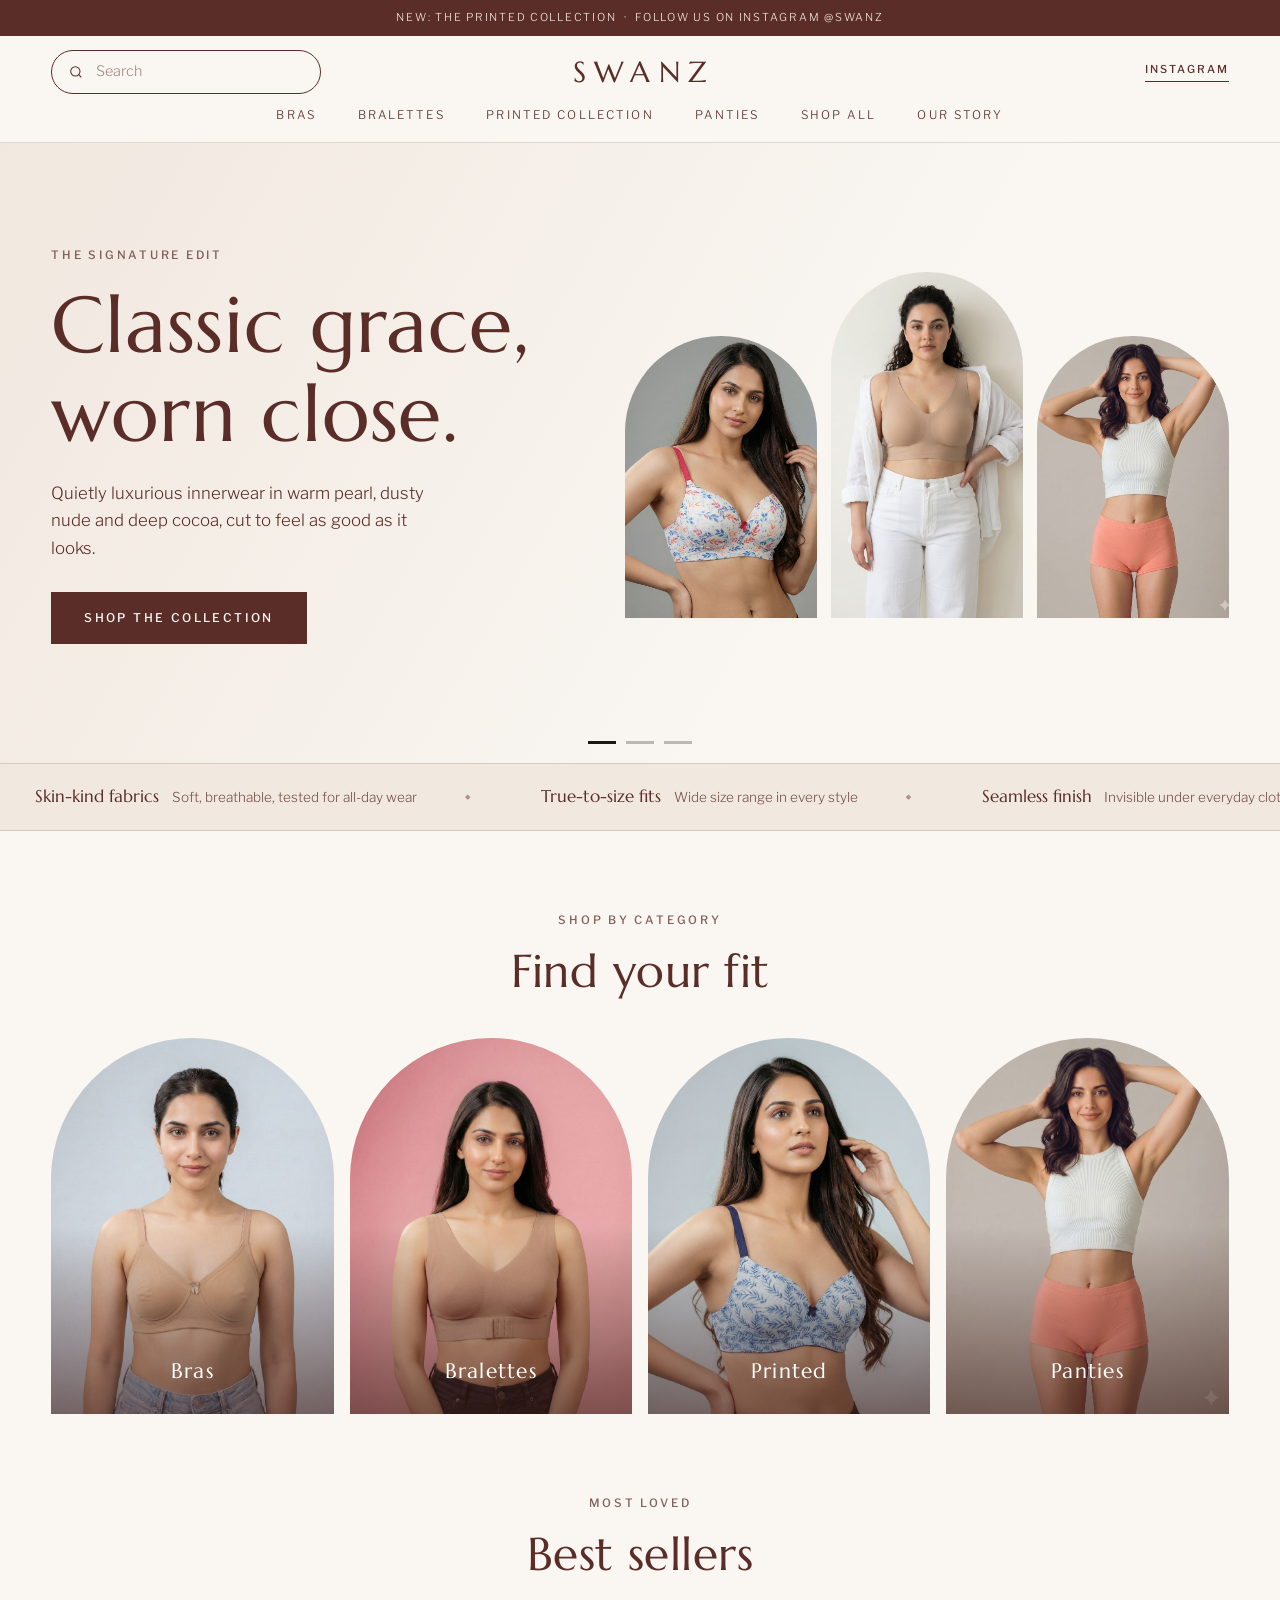
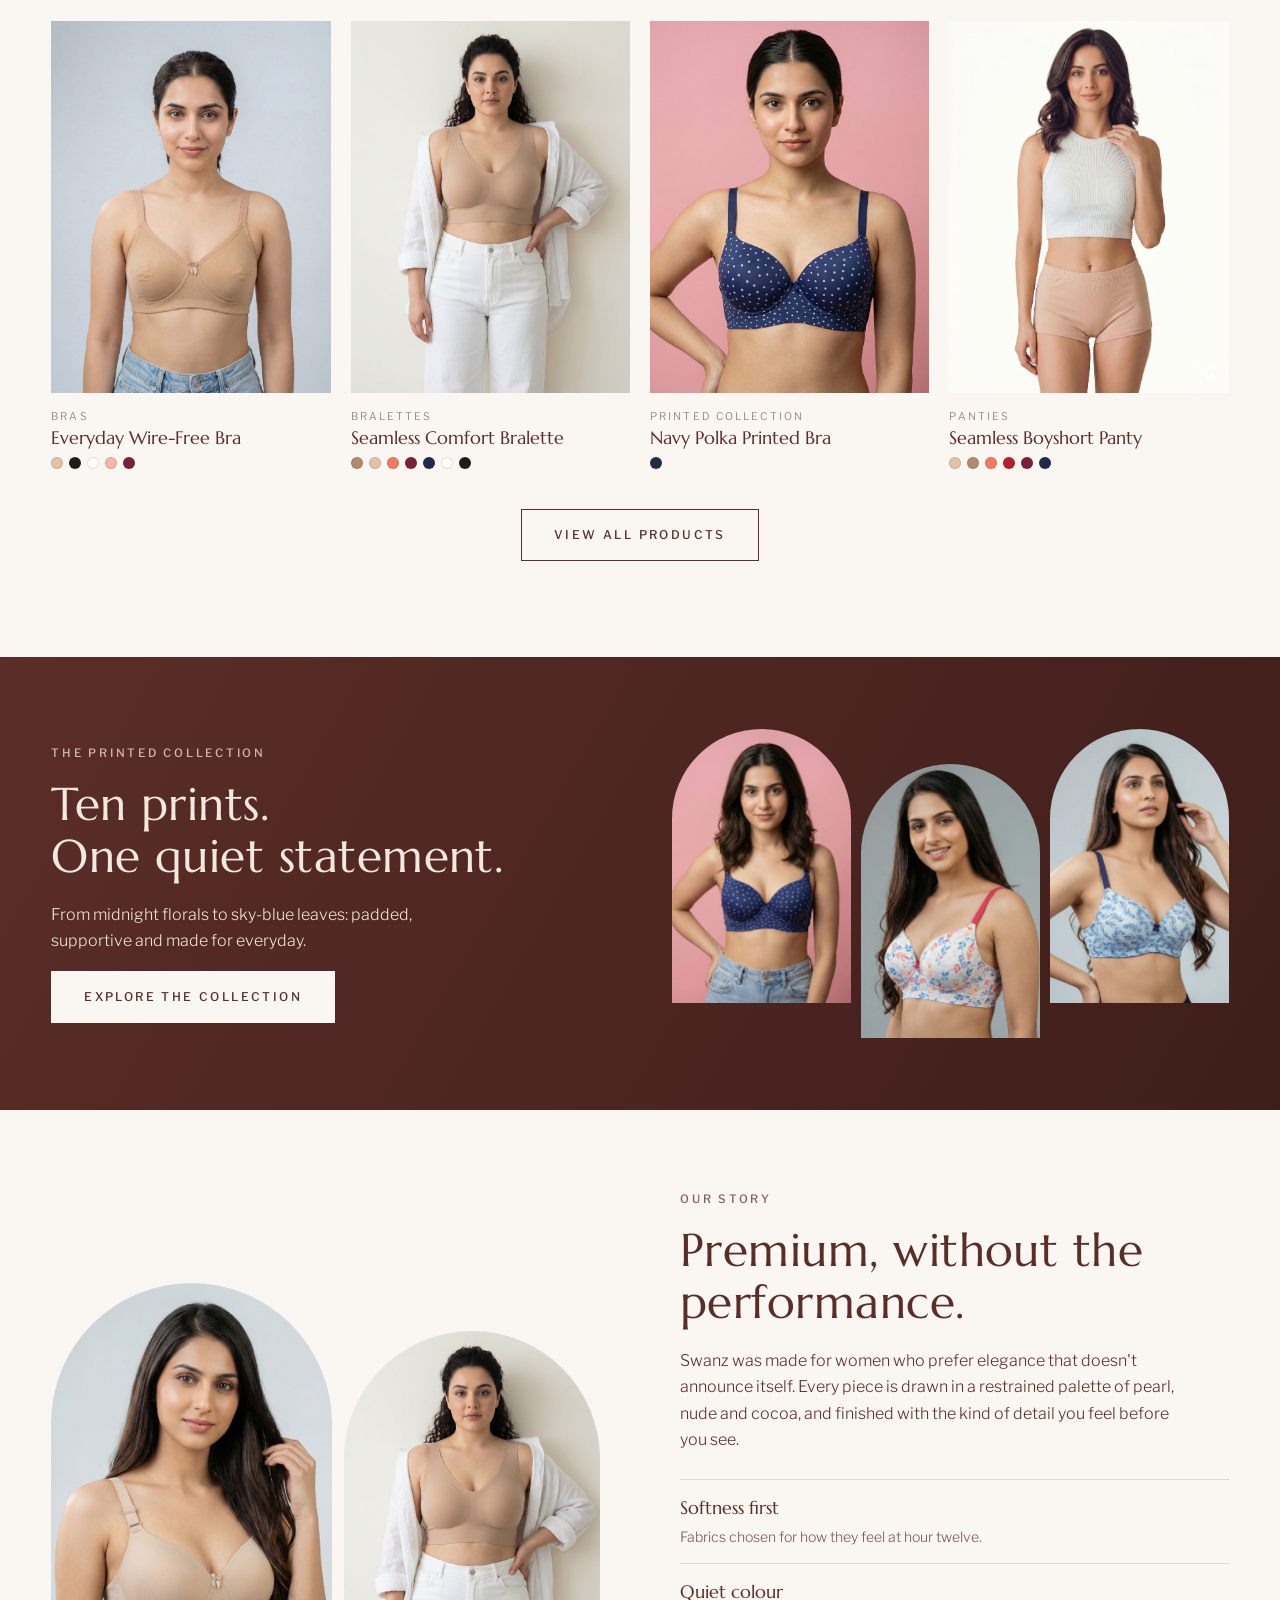
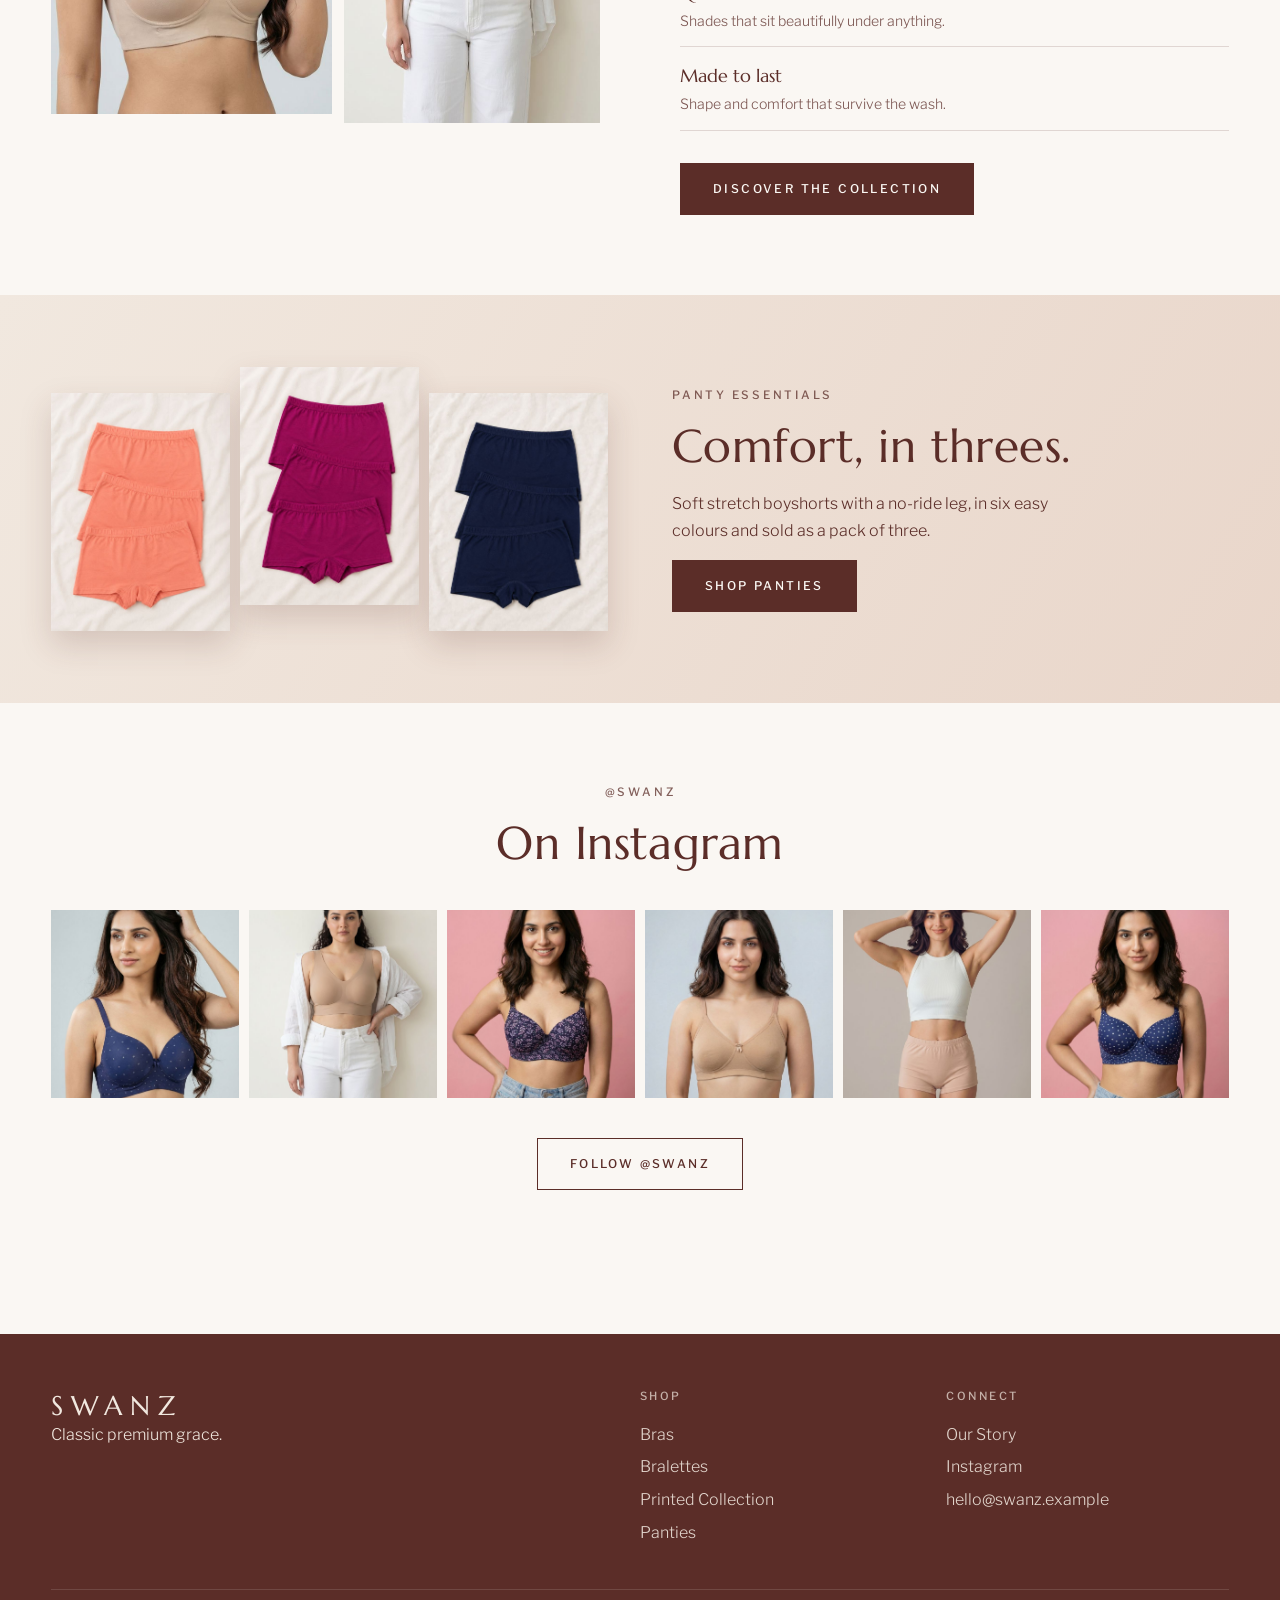
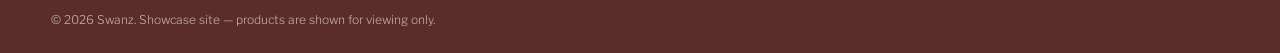
<file: index.html>
<!doctype html>
<html lang="en">
<head>
  <meta charset="utf-8">
  <meta name="viewport" content="width=device-width, initial-scale=1">
  <title>Swanz — Classic Premium Grace</title>
  <meta name="description" content="Swanz — considered innerwear in warm pearl, dusty nude and cocoa. Explore the collection.">
  <link rel="preconnect" href="https://fonts.googleapis.com">
  <link rel="preconnect" href="https://fonts.gstatic.com" crossorigin>
  <link href="https://fonts.googleapis.com/css2?family=Libre+Franklin:wght@300;400;500;600&family=Marcellus&display=swap" rel="stylesheet">
  <link rel="stylesheet" href="styles.css">
</head>
<body>
  <main id="top">

    <!-- HERO BANNERS -->
    <section class="hero" aria-roledescription="carousel" aria-label="Featured">
      <div class="slide is-active tone-pearl">
        <div class="slide-copy">
          <p class="eyebrow">The Signature Edit</p>
          <h1>Classic grace,<br>worn close.</h1>
          <p class="lede">Quietly luxurious innerwear in warm pearl, dusty nude and deep cocoa, cut to feel as good as it looks.</p>
          <a class="btn" href="shop.html">Shop the collection</a>
        </div>
        <div class="arches">
          <figure class="arch"><img src="assets/site/hero-1.jpg" alt="Swanz printed bra" fetchpriority="high"></figure>
          <figure class="arch"><img src="assets/site/hero-2.jpg" alt="Swanz seamless bralette" fetchpriority="high"></figure>
          <figure class="arch"><img src="assets/site/cat-panties.jpg" alt="Swanz boyshort panty"></figure>
        </div>
      </div>
      <div class="slide tone-nude" aria-hidden="true">
        <div class="slide-copy">
          <p class="eyebrow">New · Printed Collection</p>
          <h2 class="display">Prints with<br>a point of view.</h2>
          <p class="lede">Florals, leaves and polka dots on supportive padded cups. Softly bold, never loud.</p>
          <a class="btn" href="shop.html?cat=Printed" tabindex="-1">Explore prints</a>
        </div>
        <div class="arches">
          <figure class="arch"><img src="assets/p/is-51754-midnight-floral-printed-bra/midnight-floral-2.jpg" alt="Midnight floral printed bra" loading="lazy"></figure>
          <figure class="arch"><img src="assets/p/is-59925-blossom-printed-bra/blossom-2.jpg" alt="Blossom printed bra" loading="lazy"></figure>
          <figure class="arch"><img src="assets/p/is-59927-sky-leaf-printed-bra/sky-leaf-2.jpg" alt="Sky leaf printed bra" loading="lazy"></figure>
        </div>
      </div>
      <div class="slide tone-cocoa" aria-hidden="true">
        <div class="slide-copy">
          <p class="eyebrow">Everyday Essentials</p>
          <h2 class="display">Your shade,<br>your softest layer.</h2>
          <p class="lede">Wire-free comfort and smooth T-shirt cups in a range of true nudes.</p>
          <a class="btn btn-light" href="shop.html?cat=Bras" tabindex="-1">Shop bras</a>
        </div>
        <div class="arches">
          <figure class="arch"><img src="assets/p/everyday-wire-free-bra/skin-2.jpg" alt="Everyday wire-free bra" loading="lazy"></figure>
          <figure class="arch"><img src="assets/p/classic-t-shirt-bra/skin-2.jpg" alt="Classic T-shirt bra" loading="lazy"></figure>
          <figure class="arch"><img src="assets/p/smooth-contour-bra/skin-2.jpg" alt="Smooth contour bra" loading="lazy"></figure>
        </div>
      </div>
      <div class="hero-dots" role="tablist" aria-label="Choose banner">
        <button class="is-active" aria-label="Banner 1"></button>
        <button aria-label="Banner 2"></button>
        <button aria-label="Banner 3"></button>
      </div>
    </section>

    <!-- PROMISES TICKER -->
    <div class="assure" aria-label="Brand promises">
      <ul class="assure-track">
        <li><strong>Skin-kind fabrics</strong><span>Soft, breathable, tested for all-day wear</span></li>
        <li><strong>True-to-size fits</strong><span>Wide size range in every style</span></li>
        <li><strong>Seamless finish</strong><span>Invisible under everyday clothing</span></li>
        <li><strong>Made to last</strong><span>Holds shape wash after wash</span></li>
        <li aria-hidden="true"><strong>Skin-kind fabrics</strong><span>Soft, breathable, tested for all-day wear</span></li>
        <li aria-hidden="true"><strong>True-to-size fits</strong><span>Wide size range in every style</span></li>
        <li aria-hidden="true"><strong>Seamless finish</strong><span>Invisible under everyday clothing</span></li>
        <li aria-hidden="true"><strong>Made to last</strong><span>Holds shape wash after wash</span></li>
      </ul>
    </div>

    <!-- CATEGORIES -->
    <section class="section" id="categories">
      <header class="section-head">
        <p class="eyebrow">Shop by category</p>
        <h2>Find your fit</h2>
      </header>
      <div class="cat-grid">
        <a href="shop.html?cat=Bras" class="cat"><img src="assets/site/cat-bras.jpg" alt="" loading="lazy"><span>Bras</span></a>
        <a href="shop.html?cat=Bralettes" class="cat"><img src="assets/site/cat-bralettes.jpg" alt="" loading="lazy"><span>Bralettes</span></a>
        <a href="shop.html?cat=Printed" class="cat"><img src="assets/site/cat-printed.jpg" alt="" loading="lazy"><span>Printed</span></a>
        <a href="shop.html?cat=Panties" class="cat"><img src="assets/site/cat-panties.jpg" alt="" loading="lazy"><span>Panties</span></a>
      </div>
    </section>

    <!-- BEST SELLERS -->
    <section class="section section-tight" id="bestsellers">
      <header class="section-head">
        <p class="eyebrow">Most loved</p>
        <h2>Best sellers</h2>
      </header>
      <div class="product-grid four" id="bestGrid"></div>
      <p class="center"><a class="btn btn-ghost" href="shop.html">View all products</a></p>
    </section>

    <!-- COLLECTION BANNER -->
    <section class="banner banner-cocoa">
      <div class="banner-copy">
        <p class="eyebrow">The Printed Collection</p>
        <h2>Ten prints.<br>One quiet statement.</h2>
        <p>From midnight florals to sky-blue leaves: padded, supportive and made for everyday.</p>
        <a class="btn btn-light" href="shop.html?cat=Printed">Explore the collection</a>
      </div>
      <div class="banner-mosaic">
        <figure><img src="assets/p/is-51752-navy-polka-printed-bra/navy-polka-2.jpg" alt="Navy polka printed bra" loading="lazy"></figure>
        <figure><img src="assets/p/is-59951-coral-bloom-printed-bra/coral-bloom-3.jpg" alt="Coral bloom printed bra" loading="lazy"></figure>
        <figure><img src="assets/p/is-59953-blue-leaf-printed-bra/blue-leaf-2.jpg" alt="Blue leaf printed bra" loading="lazy"></figure>
      </div>
    </section>

    <!-- STORY -->
    <section class="story" id="story">
      <div class="story-art">
        <figure><img src="assets/site/story.jpg" alt="Swanz" loading="lazy"></figure>
        <figure><img src="assets/p/seamless-comfort-bralette/fawn-1.jpg" alt="Swanz bralette" loading="lazy"></figure>
      </div>
      <div class="story-copy">
        <p class="eyebrow">Our story</p>
        <h2>Premium, without the performance.</h2>
        <p>Swanz was made for women who prefer elegance that doesn't announce itself. Every piece is drawn in a restrained palette of pearl, nude and cocoa, and finished with the kind of detail you feel before you see.</p>
        <ul class="values">
          <li><strong>Softness first</strong><span>Fabrics chosen for how they feel at hour twelve.</span></li>
          <li><strong>Quiet colour</strong><span>Shades that sit beautifully under anything.</span></li>
          <li><strong>Made to last</strong><span>Shape and comfort that survive the wash.</span></li>
        </ul>
        <a class="btn" href="shop.html">Discover the collection</a>
      </div>
    </section>

    <!-- PANTY BANNER -->
    <section class="banner banner-pearl">
      <div class="flats">
        <figure><img src="assets/site/flat-coral.jpg" alt="Coral boyshorts" loading="lazy"></figure>
        <figure><img src="assets/site/flat-wine.jpg" alt="Wine boyshorts" loading="lazy"></figure>
        <figure><img src="assets/site/flat-navy.jpg" alt="Navy boyshorts" loading="lazy"></figure>
      </div>
      <div class="banner-copy">
        <p class="eyebrow">Panty Essentials</p>
        <h2>Comfort, in threes.</h2>
        <p>Soft stretch boyshorts with a no-ride leg, in six easy colours and sold as a pack of three.</p>
        <a class="btn" href="shop.html?cat=Panties">Shop panties</a>
      </div>
    </section>

    <!-- INSTAGRAM -->
    <section class="section" id="instagram">
      <header class="section-head">
        <p class="eyebrow">@swanz</p>
        <h2>On Instagram</h2>
      </header>
      <div class="insta-grid" id="instaGrid"></div>
      <p class="center"><a class="btn btn-ghost" href="https://www.instagram.com/" target="_blank" rel="noopener">Follow @swanz</a></p>
    </section>

  </main>

  <script src="assets/data.js"></script>
  <script src="shared.js"></script>
  <script src="home.js"></script>
</body>
</html>
</file>
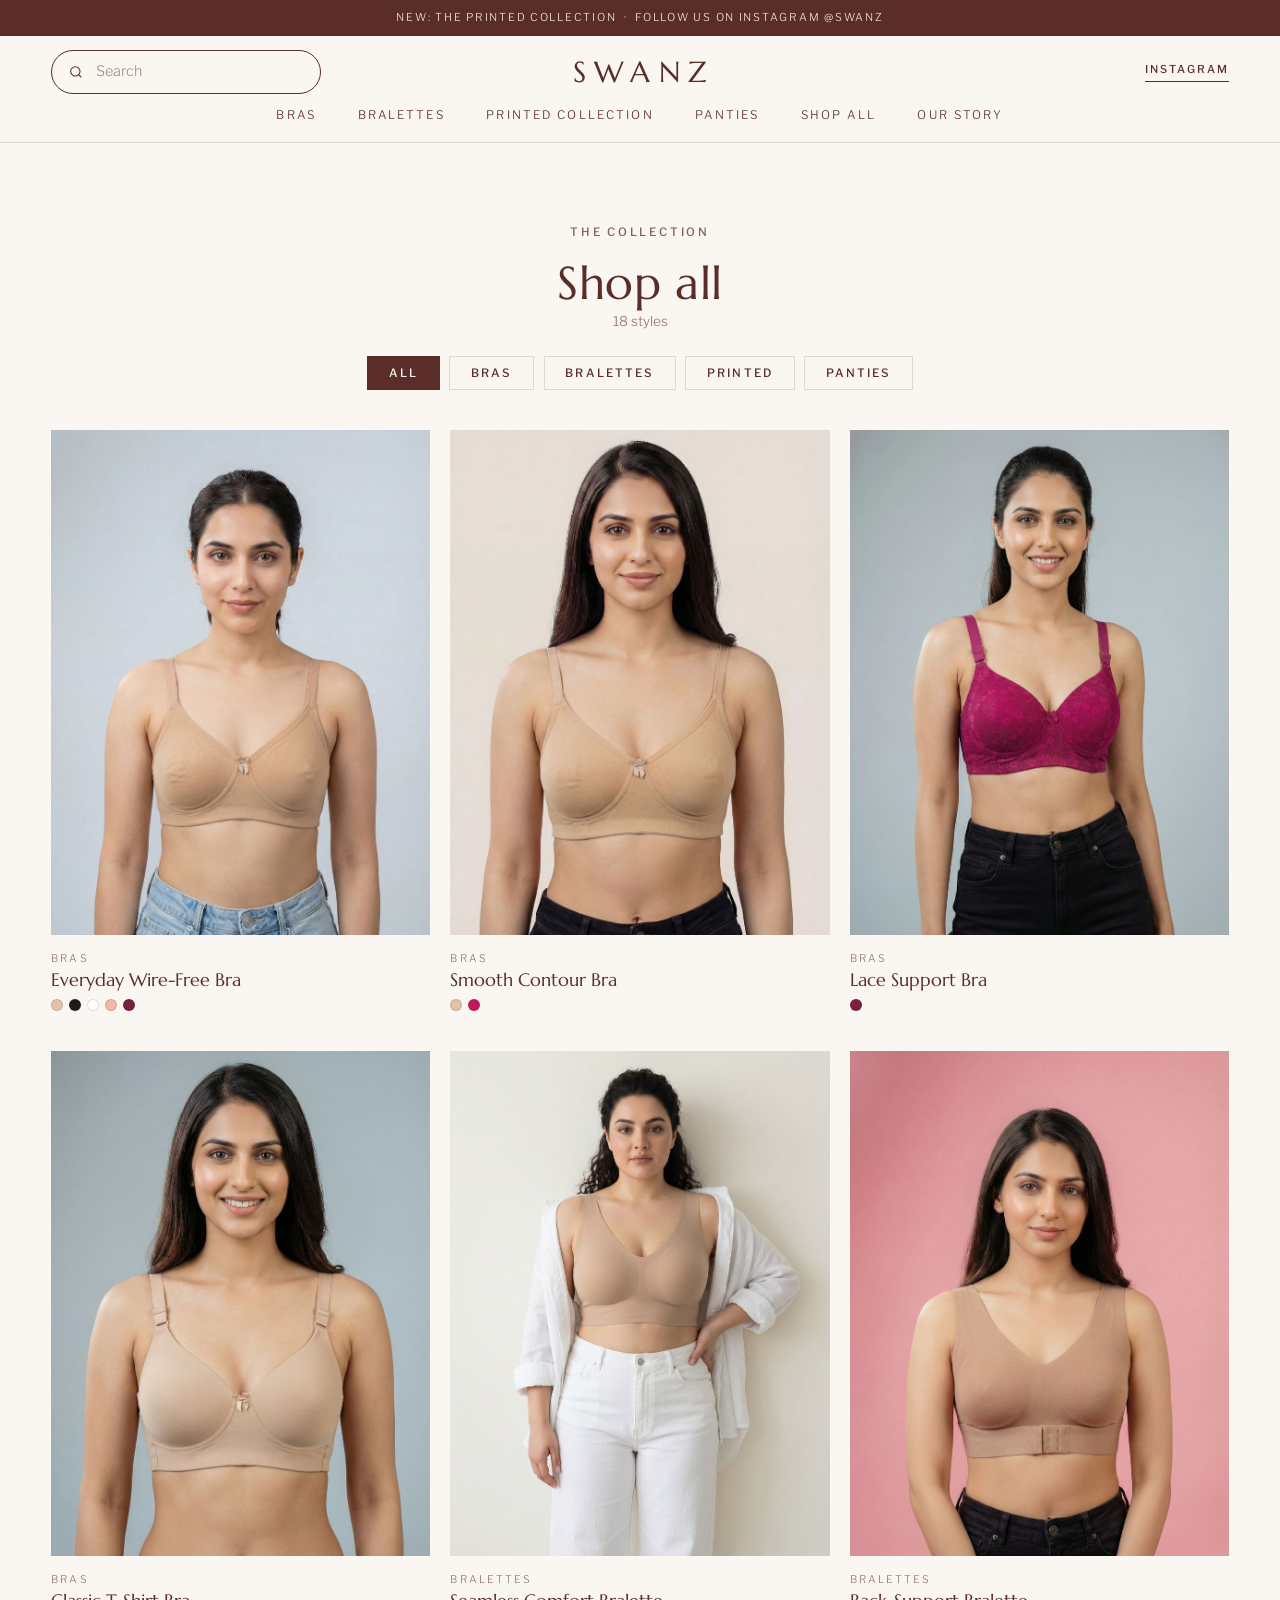
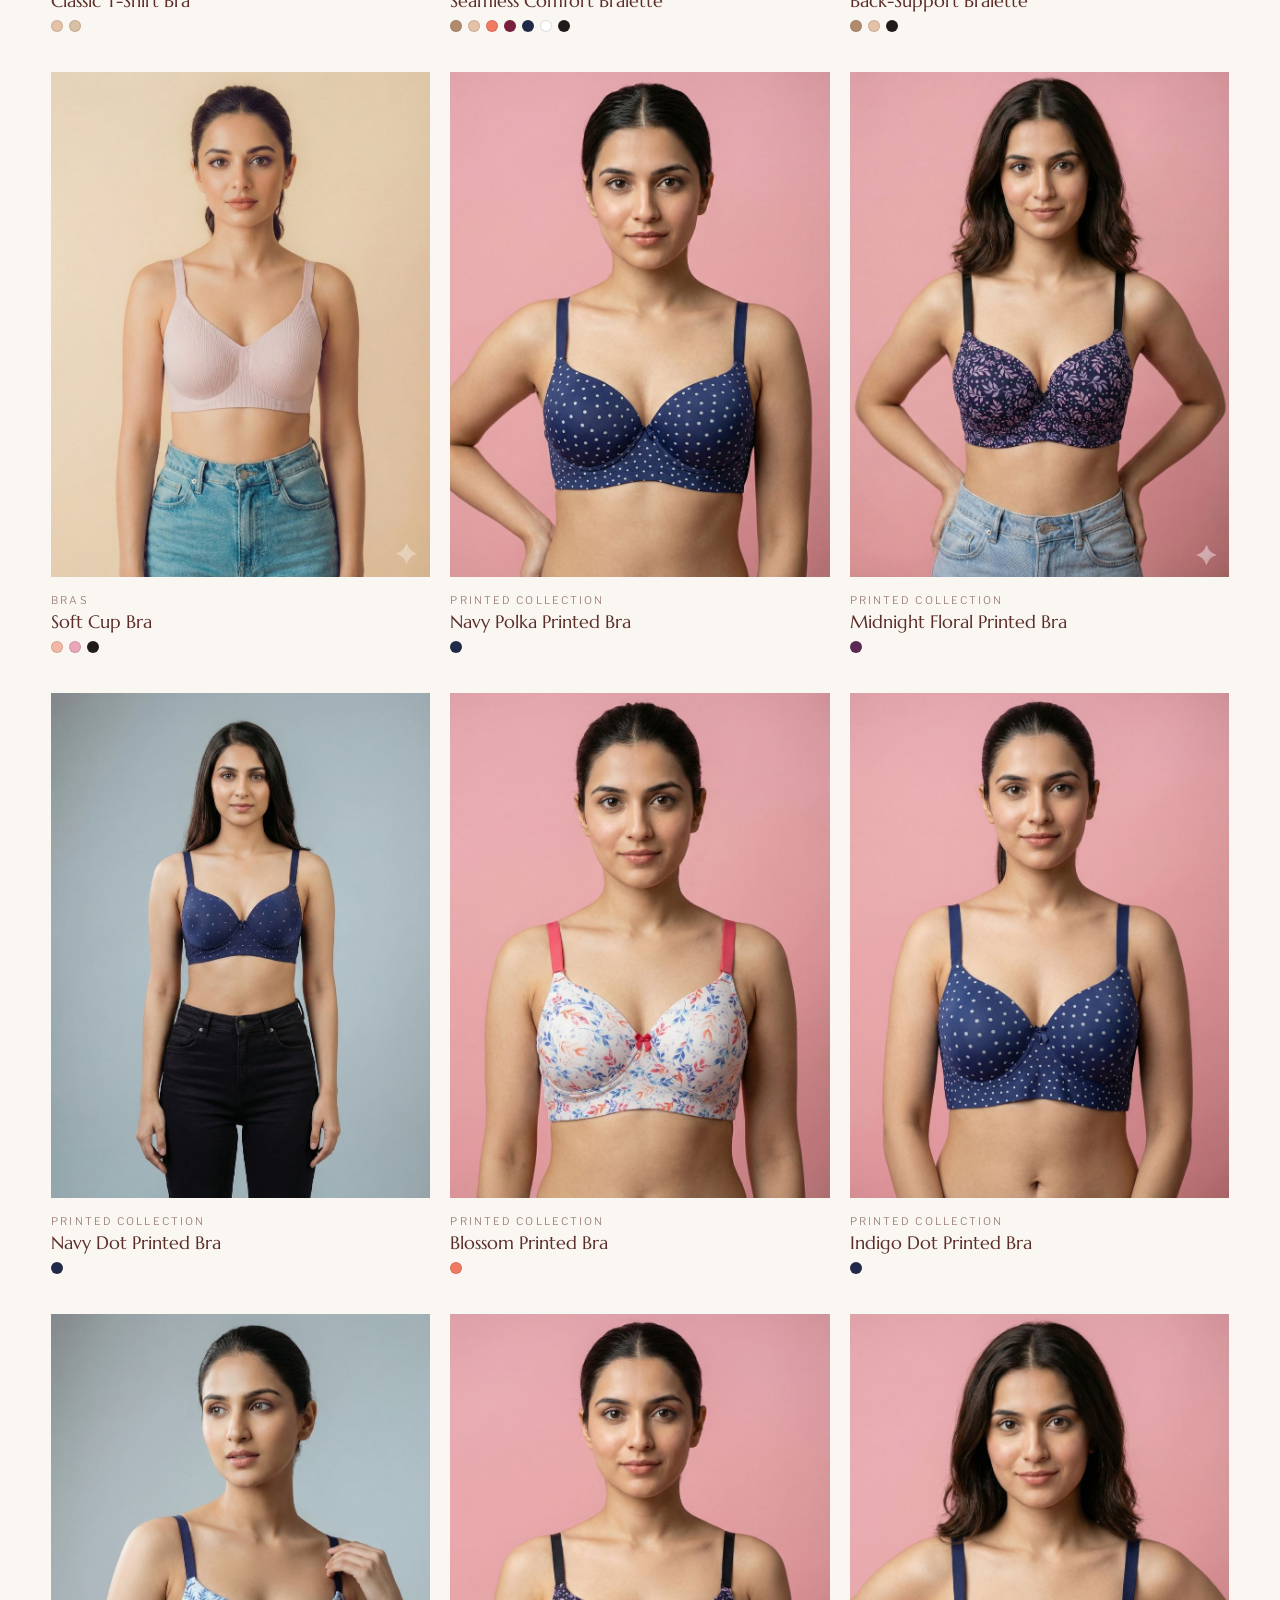
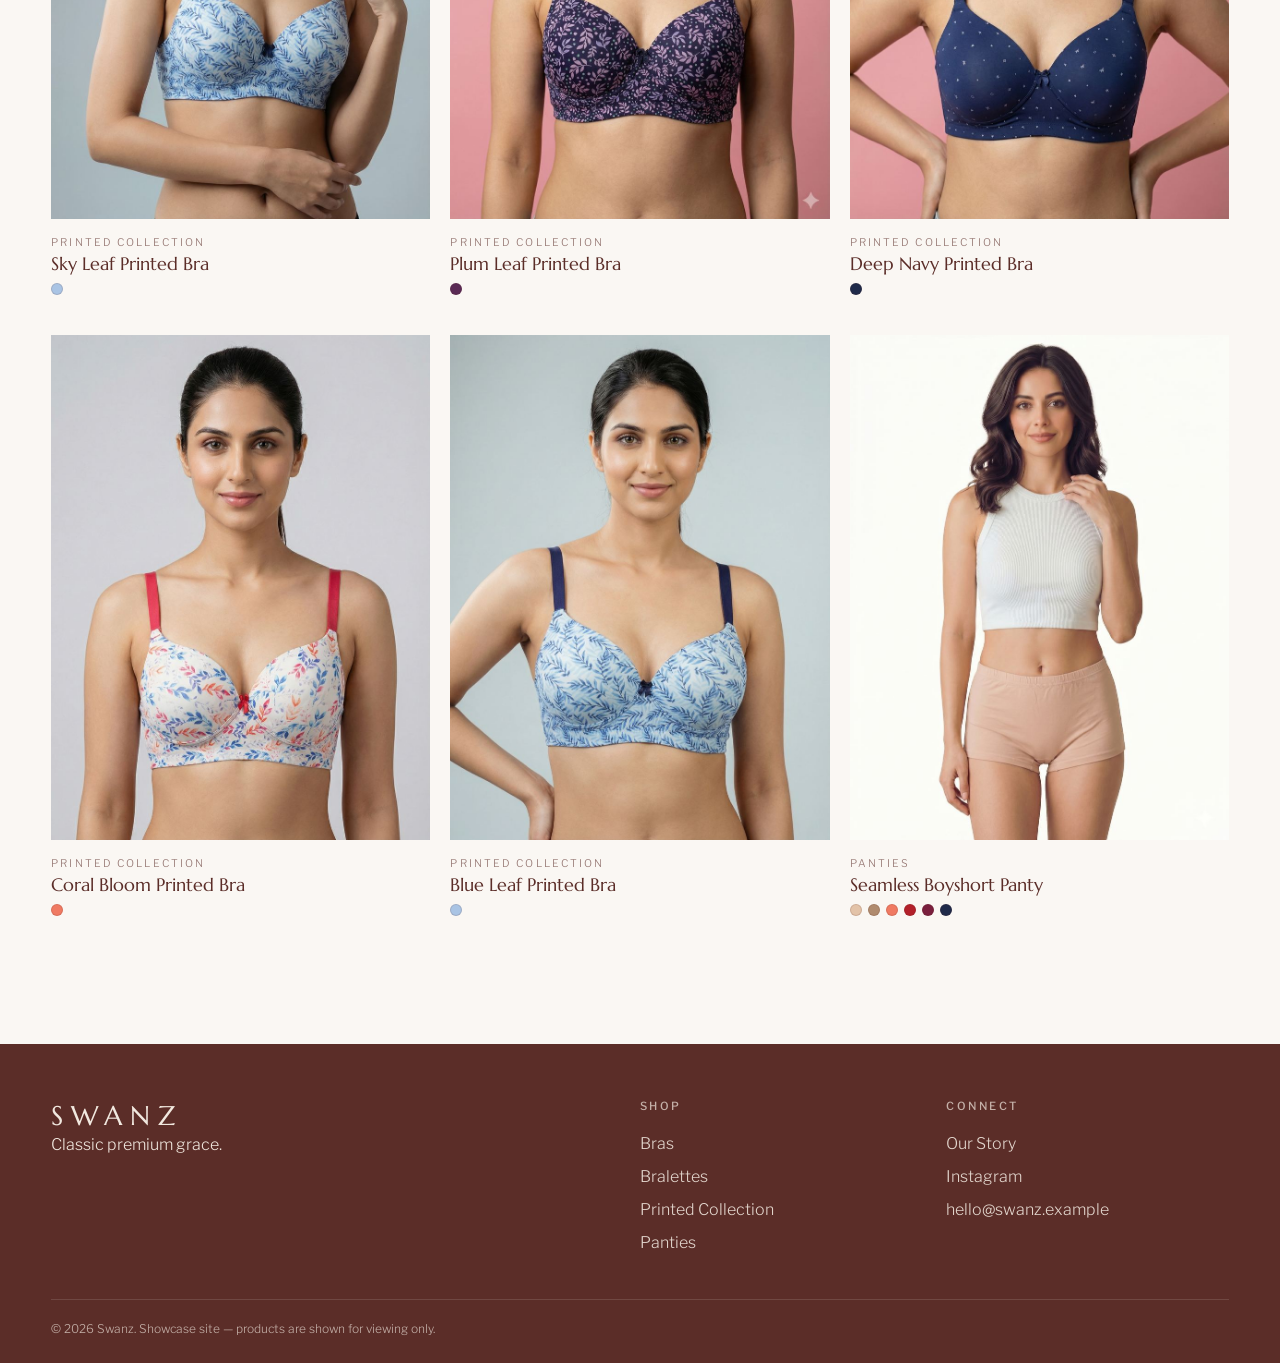
<file: shop.html>
<!doctype html>
<html lang="en">
<head>
  <meta charset="utf-8">
  <meta name="viewport" content="width=device-width, initial-scale=1">
  <title>Shop — Swanz</title>
  <meta name="description" content="Browse the full Swanz collection: bras, bralettes, printed bras and panties.">
  <link rel="preconnect" href="https://fonts.googleapis.com">
  <link rel="preconnect" href="https://fonts.gstatic.com" crossorigin>
  <link href="https://fonts.googleapis.com/css2?family=Libre+Franklin:wght@300;400;500;600&family=Marcellus&display=swap" rel="stylesheet">
  <link rel="stylesheet" href="styles.css">
</head>
<body>
  <main>
    <section class="section shop-head">
      <p class="eyebrow">The collection</p>
      <h1 id="shopTitle" class="h2">Shop all</h1>
      <p class="muted" id="count"></p>
      <div class="filters" aria-label="Filter products">
        <button class="chip is-active" data-filter="All">All</button>
        <button class="chip" data-filter="Bras">Bras</button>
        <button class="chip" data-filter="Bralettes">Bralettes</button>
        <button class="chip" data-filter="Printed">Printed</button>
        <button class="chip" data-filter="Panties">Panties</button>
      </div>
      <div class="product-grid" id="productGrid"></div>
    </section>
  </main>
  <script src="assets/data.js"></script>
  <script src="shared.js"></script>
  <script src="shop.js"></script>
</body>
</html>
</file>
<file: styles.css>
/* Swanz — spec: Marcellus (display) / Libre Franklin (sub) / text #5B2D28 / bg #FAF7F3 */
:root {
  --cocoa: #5B2D28;
  --cocoa-deep: #3F1E1A;
  --bg: #FAF7F3;
  --pearl: #F1E8DF;
  --nude: #D9BBAA;
  --nude-soft: #E9D6CA;
  --line: rgba(91, 45, 40, .16);
  --gutter: clamp(16px, 4vw, 56px);
  --maxw: 1320px;
  --display: "Marcellus", Georgia, serif;
  --sans: "Libre Franklin", system-ui, sans-serif;
}

*, *::before, *::after { box-sizing: border-box; }
html { scroll-behavior: smooth; scroll-padding-top: 90px; }
body {
  margin: 0; background: var(--bg); color: var(--cocoa);
  font-family: var(--sans); font-weight: 300; line-height: 1.65; font-size: 16px;
  -webkit-font-smoothing: antialiased;
}
img, svg { max-width: 100%; display: block; }
html, body { overflow-x: hidden; }
a { color: inherit; text-decoration: none; }
figure { margin: 0; }
h1, h2, h3 { font-family: var(--display); font-weight: 400; line-height: 1.12; margin: 0; letter-spacing: .01em; }
h1 { font-size: clamp(2.6rem, 6.2vw, 5rem); }
h2, .h2 { font-size: clamp(1.9rem, 3.6vw, 3rem); }
.display { font-size: clamp(2.4rem, 5.6vw, 4.4rem); }
h3 { font-size: 1.4rem; }
h4 { font-family: var(--sans); font-weight: 500; font-size: .72rem; letter-spacing: .18em; text-transform: uppercase; margin: 1.4rem 0 .6rem; }
p { margin: 0 0 1em; }
.eyebrow { font-family: var(--sans); font-weight: 500; font-size: .72rem; letter-spacing: .24em; text-transform: uppercase; margin-bottom: 1rem; opacity: .75; }
.center { text-align: center; margin-top: 2.5rem; }
.muted { opacity: .65; font-size: .85rem; }

:focus-visible { outline: 2px solid var(--cocoa); outline-offset: 3px; }

/* Buttons */
.btn {
  display: inline-block; padding: .95rem 2rem; background: var(--cocoa); color: var(--bg);
  font-size: .75rem; font-weight: 500; letter-spacing: .2em; text-transform: uppercase;
  border: 1px solid var(--cocoa); cursor: pointer; transition: background .25s, color .25s;
}
.btn:hover { background: var(--cocoa-deep); }
.btn-ghost { background: transparent; color: var(--cocoa); }
.btn-ghost:hover { background: var(--cocoa); color: var(--bg); }
.btn-light { background: var(--bg); color: var(--cocoa); border-color: var(--bg); }
.btn-light:hover { background: var(--nude-soft); border-color: var(--nude-soft); }

/* Announcement bar */
.announce { margin: 0; padding: .55rem var(--gutter); background: var(--cocoa); color: var(--pearl); text-align: center; font-size: .68rem; letter-spacing: .16em; text-transform: uppercase; }

/* Header — mobile: menu | logo | link, nav is a drawer.
   Desktop: search | logo | link on row 1, centred nav on row 2. */
.site-header {
  position: sticky; top: 0; z-index: 50;
  display: grid; grid-template-columns: 1fr auto 1fr; align-items: center;
  padding: .7rem var(--gutter) .8rem; background: rgba(250, 247, 243, .96);
  backdrop-filter: blur(8px); border-bottom: 1px solid var(--line);
}
.logo { font-family: var(--display); font-size: 1.8rem; letter-spacing: .28em; text-transform: uppercase; text-align: center; padding-left: .28em; line-height: 1.2; }
.menu-toggle { justify-self: start; width: 40px; height: 40px; background: none; border: 0; padding: 0; cursor: pointer; position: relative; }
.menu-toggle span { position: absolute; left: 9px; right: 9px; height: 1px; background: var(--cocoa); transition: transform .25s, top .25s; }
.menu-toggle span:first-child { top: 16px; } .menu-toggle span:last-child { top: 24px; }
.menu-toggle[aria-expanded="true"] span:first-child { top: 20px; transform: rotate(45deg); }
.menu-toggle[aria-expanded="true"] span:last-child { top: 20px; transform: rotate(-45deg); }
.head-search { display: none; }
.header-cta { justify-self: end; font-size: .68rem; letter-spacing: .18em; text-transform: uppercase; font-weight: 500; border-bottom: 1px solid var(--cocoa); padding-bottom: 2px; }
.search { display: flex; align-items: center; gap: .6rem; border: 1px solid var(--cocoa); border-radius: 99px; padding: .5rem 1rem; background: var(--bg); }
.search input { flex: 1; min-width: 0; border: 0; outline: 0; background: none; font: inherit; font-size: .9rem; color: var(--cocoa); }
.search input::placeholder { color: var(--cocoa); opacity: .55; }
.search input::-webkit-search-cancel-button { display: none; }
.nav {
  position: absolute; top: 100%; left: 0; right: 0; background: var(--bg);
  display: none; grid-auto-flow: row; border-bottom: 1px solid var(--line); max-height: 80vh; overflow: auto;
}
.nav.open { display: grid; }
.nav-search { padding: 1rem var(--gutter); }
.nav a { padding: 1rem var(--gutter); border-top: 1px solid var(--line); font-size: .8rem; letter-spacing: .18em; text-transform: uppercase; }

/* Hero banners */
.hero { position: relative; display: grid; }
.slide {
  grid-area: 1 / 1; display: grid; grid-template-columns: 1fr; align-items: center; gap: 1.5rem;
  padding: 2.5rem max(var(--gutter), calc((100% - var(--maxw)) / 2 + var(--gutter))) 4.2rem;
  opacity: 0; visibility: hidden; transition: opacity .9s, visibility .9s;
}
.slide.is-active { opacity: 1; visibility: visible; }
.tone-pearl { background: linear-gradient(120deg, var(--pearl) 0%, var(--bg) 70%); }
.tone-nude { background: linear-gradient(120deg, var(--nude-soft) 0%, var(--nude) 100%); }
.tone-cocoa { background: linear-gradient(120deg, var(--cocoa) 0%, var(--cocoa-deep) 100%); color: var(--pearl); }
.lede { max-width: 36ch; font-size: 1.05rem; margin: 1.3rem 0 1.8rem; }
.arches { display: grid; grid-template-columns: repeat(3, 1fr); gap: 10px; align-items: end; }
.arch { overflow: hidden; border-radius: 999px 999px 0 0; background: var(--pearl); aspect-ratio: 3 / 4.4; }
.arch:nth-child(2) { aspect-ratio: 3 / 5.4; }
.arch img, .cat img, .story-art img, .insta img, .banner figure img { width: 100%; height: 100%; object-fit: cover; }
.hero-dots { position: absolute; left: 0; right: 0; bottom: 1.2rem; display: flex; justify-content: center; gap: .6rem; z-index: 3; }
.hero-dots button { width: 28px; height: 3px; padding: 0; border: 0; background: currentColor; opacity: .25; cursor: pointer; transition: opacity .3s; }
.hero-dots button.is-active { opacity: .9; }
.hero:has(.tone-cocoa.is-active) .hero-dots { color: var(--pearl); }

/* Promises ticker */
.assure { overflow: hidden; background: var(--pearl); border-block: 1px solid var(--line); }
.assure-track { list-style: none; margin: 0; padding: 0; display: flex; width: max-content; animation: ticker 36s linear infinite; }
.assure:hover .assure-track { animation-play-state: paused; }
.assure li { flex: none; display: flex; align-items: baseline; gap: .8rem; padding: 1.2rem 2.2rem; font-size: .85rem; white-space: nowrap; }
.assure li::after { content: "\25C6"; font-size: .45rem; margin-left: 2.2rem; opacity: .45; align-self: center; }
.assure strong { font-family: var(--display); font-weight: 400; font-size: 1.05rem; }
.assure span { opacity: .8; }
@keyframes ticker { to { transform: translateX(-50%); } }

/* Sections */
.section { max-width: var(--maxw); margin: 0 auto; padding: 3.2rem var(--gutter); }
.section-tight { padding-top: 0; }
.section-head { text-align: center; margin-bottom: 2.5rem; }

/* Category grid */
.cat-grid { display: grid; grid-template-columns: 1fr 1fr; gap: 12px; }
.cat { position: relative; aspect-ratio: 3 / 4; display: grid; align-items: end; padding: 1rem; overflow: hidden; background: var(--pearl); border-radius: 999px 999px 0 0; justify-items: center; }
.cat img { position: absolute; inset: 0; transition: transform .6s; }
.cat span { position: relative; z-index: 2; font-family: var(--display); font-size: 1.3rem; color: #fff; letter-spacing: .06em; padding-bottom: .6rem; }
.cat::after { content: ""; position: absolute; inset: 0; background: linear-gradient(to top, rgba(63,30,26,.6), transparent 50%); }
.cat:hover img { transform: scale(1.05); }

/* Filters */
.shop-head { text-align: center; }
.filters { display: flex; flex-wrap: wrap; justify-content: center; gap: .6rem; margin: 1.5rem 0 2.5rem; }
.chip { background: none; border: 1px solid var(--line); color: var(--cocoa); padding: .55rem 1.3rem; font: 500 .72rem var(--sans); letter-spacing: .18em; text-transform: uppercase; cursor: pointer; transition: all .2s; }
.chip:hover { border-color: var(--cocoa); }
.chip.is-active { background: var(--cocoa); color: var(--bg); border-color: var(--cocoa); }
.empty { grid-column: 1 / -1; padding: 3rem 0; }

/* Product grid */
.product-grid { display: grid; grid-template-columns: repeat(2, 1fr); gap: 28px 12px; text-align: left; }
.card { background: none; border: 0; padding: 0; text-align: left; color: inherit; font: inherit; cursor: pointer; display: grid; gap: .9rem; align-content: start; }
.card-media { position: relative; aspect-ratio: 3 / 4; overflow: hidden; background: var(--pearl); }
.card-media img { position: absolute; inset: 0; width: 100%; height: 100%; object-fit: cover; transition: opacity .5s, transform .6s; }
.card-media .img-b { opacity: 0; }
@media (hover: hover) { .card:hover .img-b { opacity: 1; } .card:hover .img-a { transform: scale(1.03); } }
.view { position: absolute; left: 0; right: 0; bottom: 0; z-index: 2; background: rgba(250,247,243,.92); text-align: center; padding: .7rem; font-size: .68rem; letter-spacing: .2em; text-transform: uppercase; transform: translateY(100%); transition: transform .3s; }
.card:hover .view, .card:focus-visible .view { transform: none; }
.card-info { display: grid; gap: .15rem; }
.card-cat { font-size: .66rem; letter-spacing: .2em; text-transform: uppercase; opacity: .65; }
.card-name { font-family: var(--display); font-size: 1.1rem; line-height: 1.25; }
.dots { display: flex; gap: 6px; margin-top: .3rem; }
.dot { width: 12px; height: 12px; border-radius: 50%; border: 1px solid var(--line); }

/* Banners */
.banner { display: grid; grid-template-columns: 1fr; align-items: center; gap: 2rem; padding: 3rem max(var(--gutter), calc((100% - var(--maxw)) / 2 + var(--gutter))); }
.banner-cocoa { background: linear-gradient(120deg, var(--cocoa), var(--cocoa-deep)); color: var(--pearl); }
.banner-pearl { background: linear-gradient(120deg, var(--pearl), var(--nude-soft)); }
.banner-copy p { max-width: 38ch; }
.banner-copy h2 { margin-bottom: 1.2rem; }
.banner-mosaic { display: grid; grid-template-columns: repeat(3, 1fr); gap: 10px; align-items: start; }
.banner-mosaic figure { aspect-ratio: 3 / 4.6; overflow: hidden; border-radius: 999px 999px 0 0; }
.banner-mosaic figure:nth-child(2) { margin-top: 2.2rem; }
.flats { display: grid; grid-template-columns: repeat(3, 1fr); gap: 10px; align-items: end; }
.flats figure { aspect-ratio: 3 / 4; overflow: hidden; box-shadow: 0 14px 30px rgba(91,45,40,.18); }
.flats figure:nth-child(2) { margin-bottom: 1.6rem; }

/* Story */
.story { display: grid; grid-template-columns: 1fr; gap: 2rem; padding: 3.2rem max(var(--gutter), calc((100% - var(--maxw)) / 2 + var(--gutter))); align-items: center; }
.story-art { display: grid; grid-template-columns: 1.1fr 1fr; gap: 12px; align-items: start; }
.story-art figure { overflow: hidden; border-radius: 999px 999px 0 0; aspect-ratio: 3 / 4.6; background: var(--pearl); }
.story-art figure:nth-child(2) { margin-top: 3rem; }
.story-copy h2 { margin-bottom: 1.2rem; }
.story-copy p { max-width: 46ch; }
.values { list-style: none; padding: 0; margin: 1.6rem 0 2rem; display: grid; border-top: 1px solid var(--line); }
.values li { display: grid; gap: .1rem; padding: .9rem 0; border-bottom: 1px solid var(--line); }
.values strong { font-family: var(--display); font-weight: 400; font-size: 1.1rem; }
.values span { font-size: .88rem; opacity: .8; }

/* Instagram */
.insta-grid { display: grid; grid-template-columns: repeat(3, 1fr); gap: 6px; }
.insta { position: relative; aspect-ratio: 1; overflow: hidden; background: var(--pearl); }
.insta::after { content: "♡"; position: absolute; inset: 0; display: grid; place-items: center; background: rgba(91,45,40,.5); color: var(--bg); font-size: 1.6rem; opacity: 0; transition: opacity .3s; }
.insta:hover::after { opacity: 1; }

/* Footer */
.footer { background: var(--cocoa); color: var(--pearl); padding: 3.5rem var(--gutter) 1.5rem; display: grid; grid-template-columns: 1fr 1fr; gap: 2.5rem 1.5rem; margin-top: 3rem; }
.footer-brand { grid-column: 1 / -1; }
.footer .logo { display: block; text-align: left; padding: 0; font-size: 1.7rem; }
.footer h3 { font-family: var(--sans); font-size: .7rem; letter-spacing: .22em; text-transform: uppercase; font-weight: 500; margin-bottom: 1rem; opacity: .7; }
.footer a:not(.logo) { display: block; padding: .2rem 0; opacity: .9; }
.footer a:hover { opacity: 1; text-decoration: underline; }
.legal { grid-column: 1 / -1; border-top: 1px solid rgba(241,232,223,.2); padding-top: 1.2rem; margin: 0; font-size: .75rem; opacity: .7; }

/* Modal */
.modal[hidden] { display: none; }
.modal { position: fixed; inset: 0; z-index: 100; display: grid; place-items: center; padding: 8px; }
.modal-backdrop { position: absolute; inset: 0; background: rgba(63,30,26,.55); }
.modal-card { position: relative; background: var(--bg); width: min(960px, 100%); max-height: 92vh; overflow: auto; display: grid; grid-template-columns: 1fr; }
.modal-close { position: absolute; top: 8px; right: 12px; z-index: 3; background: var(--bg); border: 0; width: 38px; height: 38px; font-size: 1.8rem; line-height: 1; color: var(--cocoa); cursor: pointer; border-radius: 50%; }
.modal-media { background: var(--pearl); display: grid; align-content: start; }
.modal-media > img { width: 100%; aspect-ratio: 3 / 4; max-height: 48vh; object-fit: cover; object-position: top; }
.thumbs { display: flex; gap: 6px; padding: 8px; overflow-x: auto; }
.thumbs button { flex: 0 0 56px; height: 72px; padding: 0; border: 1px solid transparent; background: none; cursor: pointer; opacity: .7; }
.thumbs button.is-active { border-color: var(--cocoa); opacity: 1; }
.thumbs img { width: 100%; height: 100%; object-fit: cover; }
.code { font-size: .78rem; letter-spacing: .12em; text-transform: uppercase; opacity: .65; }
.modal-body { padding: 1.8rem var(--gutter) 2rem; }
.modal-body h3 { font-size: 1.8rem; margin-bottom: .4rem; }
.swatches { display: flex; flex-wrap: wrap; gap: .5rem; }
.swatch { background: none; color: var(--cocoa); font-family: var(--sans); cursor: pointer; display: inline-flex; align-items: center; gap: .5rem; font-size: .8rem; padding: .35rem .8rem .35rem .4rem; border: 1px solid var(--line); border-radius: 99px; }
.swatch i { width: 18px; height: 18px; border-radius: 50%; border: 1px solid var(--line); }
.swatch.is-active { border-color: var(--cocoa); background: var(--pearl); }
.details { list-style: none; padding: 0; margin: 1.4rem 0 1.8rem; display: grid; gap: .4rem; font-size: .88rem; }
.details li::before { content: "—"; margin-right: .6rem; opacity: .5; }

/* ≥ 700px — tablet */
@media (min-width: 700px) {
  .section { padding: 5rem var(--gutter); }
  .section-tight { padding-top: 0; }
  .cat-grid { grid-template-columns: repeat(4, 1fr); gap: 16px; }
  .product-grid { grid-template-columns: repeat(3, 1fr); gap: 40px 20px; }
  .footer { grid-template-columns: 2fr 1fr 1fr; }
  .footer-brand { grid-column: auto; }
  .insta-grid { grid-template-columns: repeat(6, 1fr); gap: 10px; }
  .modal-card { grid-template-columns: 1fr 1fr; }
  .modal-media > img { max-height: none; }
  .banner { padding-block: 4.5rem; }
  .story { padding-block: 5rem; }
}

/* ≥ 1000px — desktop */
@media (min-width: 1000px) {
  .site-header { grid-template-columns: 1fr auto 1fr; row-gap: .6rem; padding-top: .9rem; }
  .menu-toggle { display: none; }
  .head-search { display: block; max-width: 270px; }
  .logo { grid-column: 2; }
  .header-cta { grid-column: 3; }
  .nav { grid-column: 1 / -1; grid-row: 2; position: static; display: grid; grid-auto-flow: column; justify-content: center; gap: 2.6rem; border: 0; background: none; overflow: visible; }
  .nav-search { display: none; }
  .nav a { padding: .2rem 0; border: 0; font-size: .74rem; position: relative; }
  .nav a::after { content: ""; position: absolute; left: 0; right: 0; bottom: -2px; height: 1px; background: var(--cocoa); transform: scaleX(0); transition: transform .25s; }
  .nav a:hover::after { transform: scaleX(1); }
  .slide { grid-template-columns: 1fr 1.15fr; gap: 3rem; padding-block: 3.5rem 4.5rem; min-height: 620px; }
  .arches { gap: 14px; }
  .product-grid.four { grid-template-columns: repeat(4, 1fr); }
  .banner { grid-template-columns: 1fr 1fr; gap: 4rem; }
  .banner-pearl .flats { order: -1; }
  .story { grid-template-columns: 1fr 1fr; gap: 5rem; }
}

@media (prefers-reduced-motion: reduce) {
  * { transition: none !important; scroll-behavior: auto !important; }
  .assure-track { animation: none; width: auto; flex-wrap: wrap; justify-content: center; }
  .assure li[aria-hidden] { display: none; }
}
</file>
